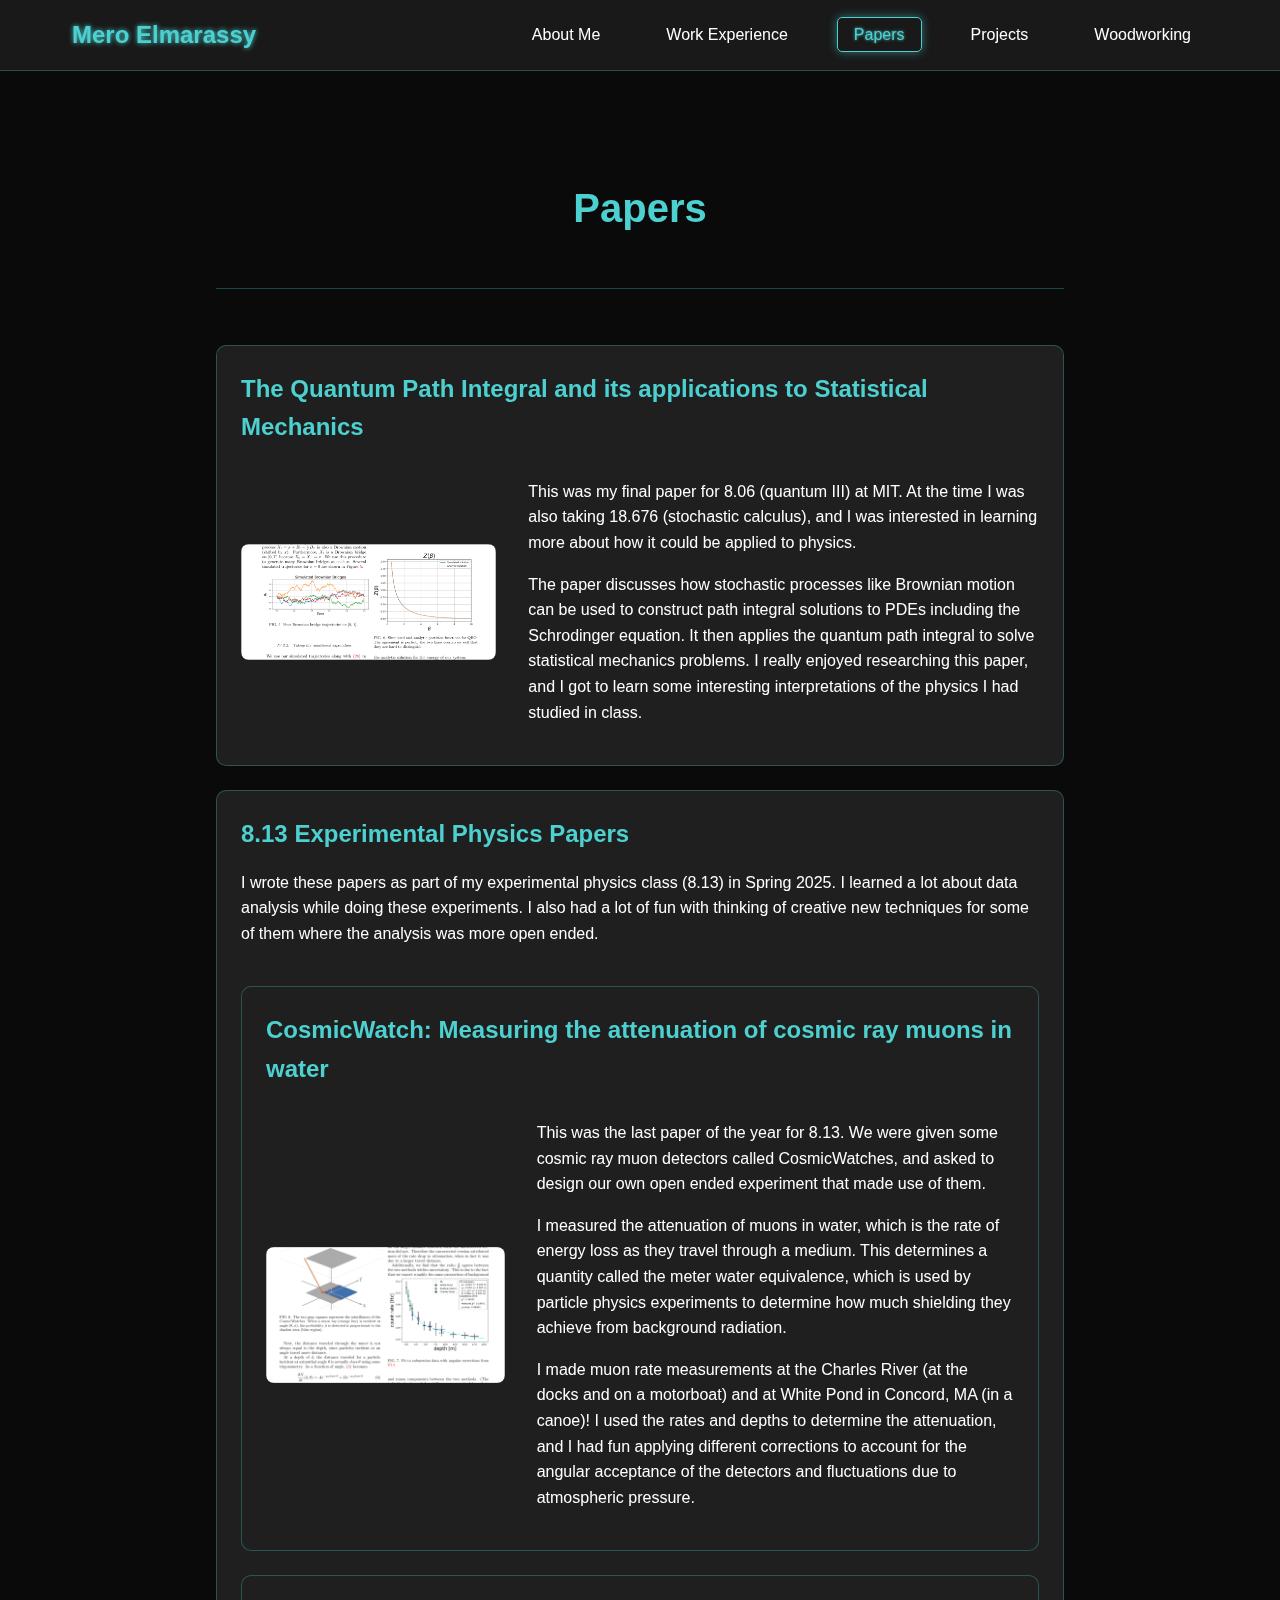
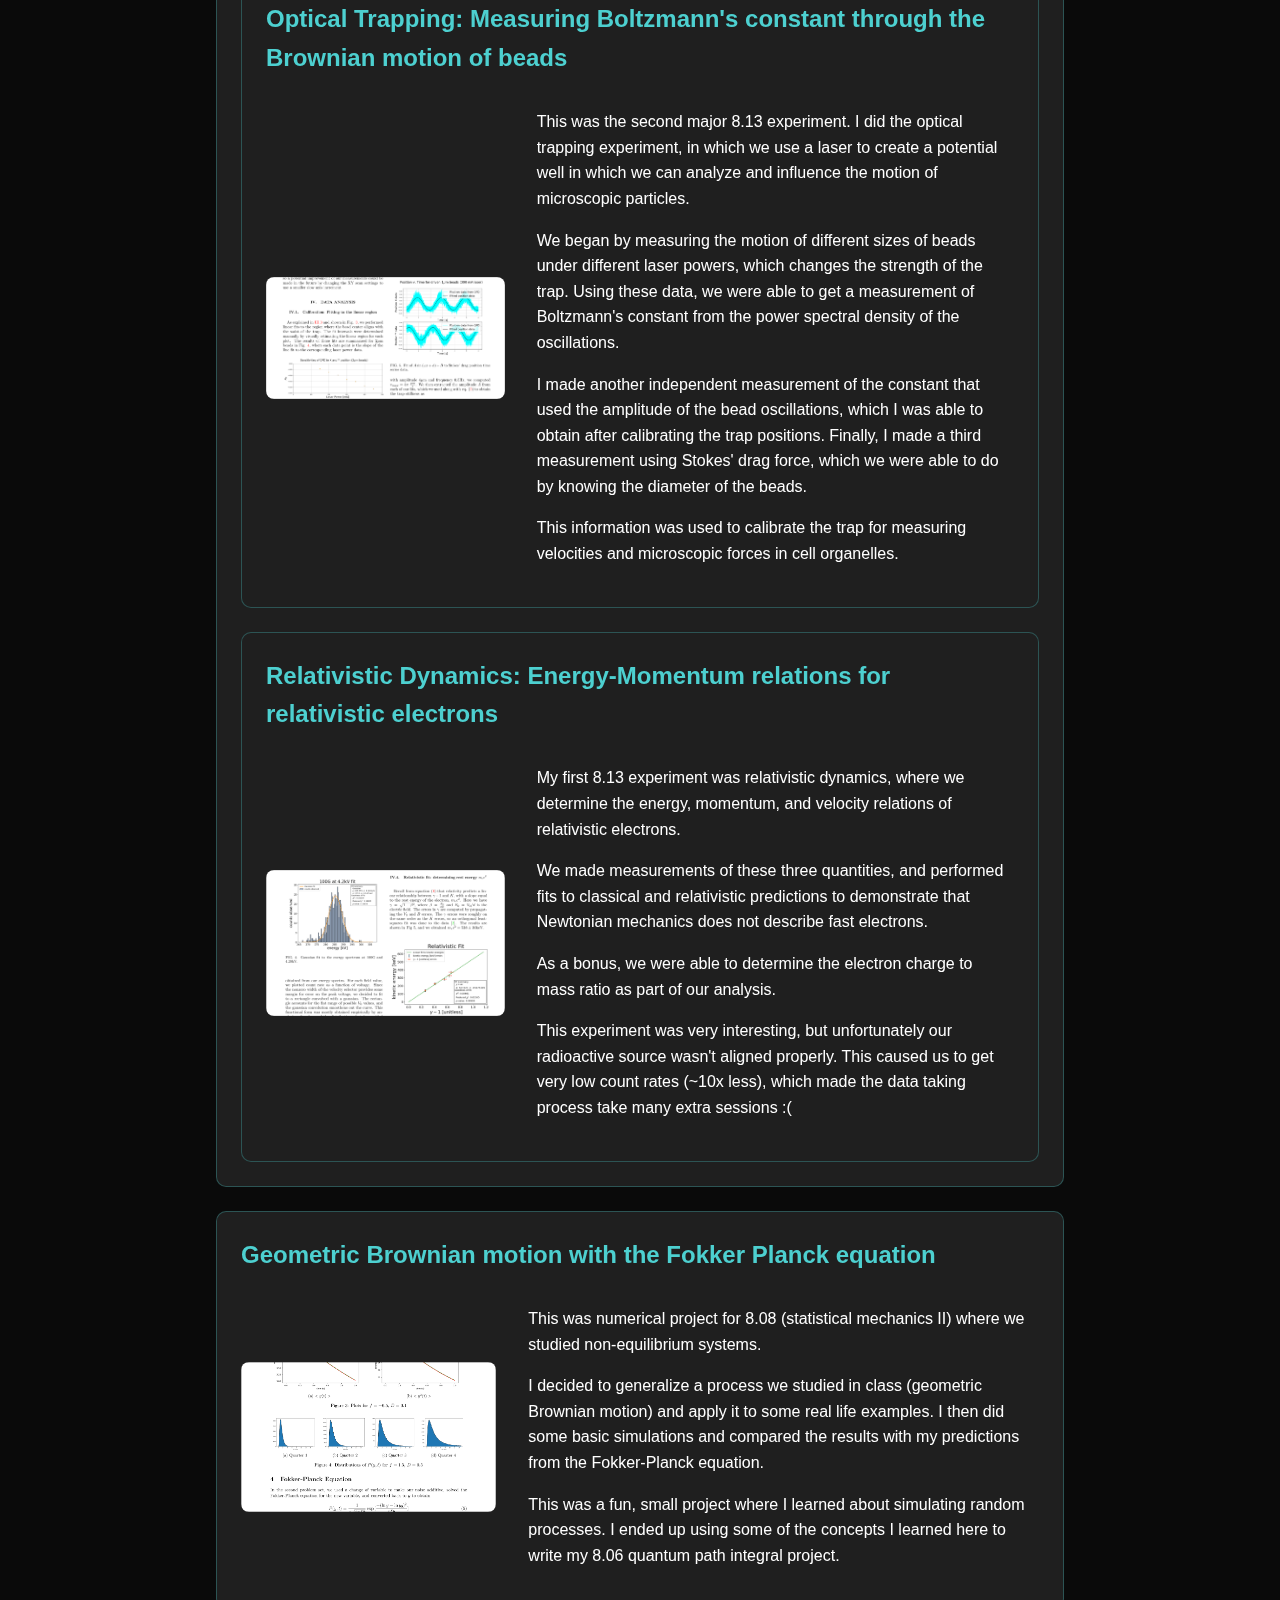
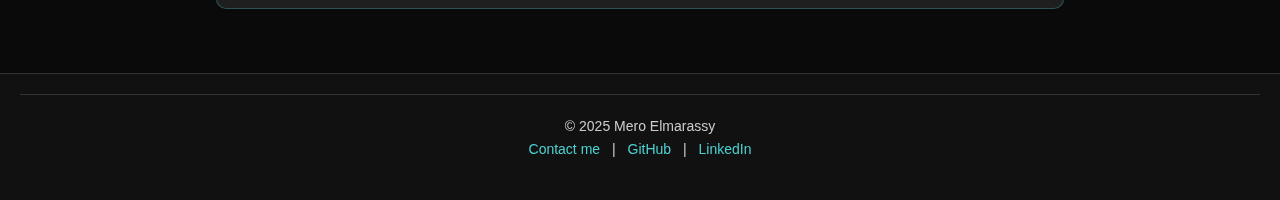
<file: papers/index.html>
<!DOCTYPE html>
<html lang="en">



<script src="/scripts/main.js"></script>
<script src="/scripts/pdf.js"></script>

<head>
  <meta charset="UTF-8">
  <meta name="viewport" content="width=device-width, initial-scale=1.0">
  <title>Mero Elmarassy - Papers</title>
  <script>loadCSS()</script>
</head>

<body>
  <div class="particles" id="particles"></div>

  <body>
    <header></header>
  </body>


  <main>
    <div class="container">
      <div class="page-header">
        <h1>Papers</h1>
      </div>


      <div class="card-grid">
        <div class="card full-width">
          <div class="card-text">
            <h3>The Quantum Path Integral and its applications to Statistical Mechanics</h3>
          </div>
          <div class="pdf-viewer" data-pdf-path="8.06.pdf" data-pdf-title="">
            <div class="card-content">
              <div class="card-image">
                <img src="/pictures/work/8.06-preview.png">
              </div>
              <div class="card-text">
                <p></p>
                <p>This was my final paper for 8.06 (quantum III) at MIT. At the time I was also taking 18.676
                  (stochastic
                  calculus), and I was interested in learning more about
                  how it could be applied to physics.
                </p>
                <p> The paper discusses how stochastic processes like Brownian motion can be used to construct path
                  integral solutions
                  to PDEs including the Schrodinger equation. It then applies the quantum path integral to solve
                  statistical mechanics problems. I really enjoyed researching this paper, and I got to learn some
                  interesting interpretations of the physics I had studied in class.
                </p>
              </div>
            </div>
          </div>
        </div>
        <div class="card full-width">
          <div class="card-text">
            <h3>8.13 Experimental Physics Papers</h3>
            <p>I wrote these papers as part of my experimental physics class (8.13) in Spring 2025. I learned a lot
              about data analysis while doing these experiments. I also had a lot of fun with thinking of creative new
              techniques for some of them where the analysis was more open ended.</p>
          </div>
          <div class="card-grid">
            <div class="card full-width">
              <div class="card-text">
                <h3>CosmicWatch: Measuring the attenuation of cosmic ray muons in water</h3>
              </div>
              <div class="pdf-viewer" data-pdf-path="8.13-cosmic-watch.pdf" data-pdf-title="">
                <div class="card-content">
                  <div class="card-image">
                    <img src="/pictures/work/8.13-cosmic-watch-preview.png">
                  </div>
                  <div class="card-text">
                    <p></p>
                    <p>This was the last paper of the year for 8.13. We were given some cosmic ray muon detectors called
                      CosmicWatches, and asked to design our own open ended experiment that made use of them.</p>
                    <p>I measured the attenuation of muons in water, which is the rate of energy loss as they travel
                      through
                      a medium.
                      This determines a quantity called the meter water equivalence, which is used by particle physics
                      experiments to
                      determine how much shielding they achieve from background radiation.</p>
                    <p>I made muon rate measurements at the Charles River (at the docks and on a motorboat) and at White
                      Pond in Concord, MA (in a canoe)!
                      I used the rates and depths to determine the attenuation, and I had fun applying different
                      corrections
                      to account for the angular acceptance of the detectors and fluctuations due to atmospheric
                      pressure.
                    </p>
                  </div>
                </div>
              </div>
            </div>
            <div class="card full-width">
              <div class="card-text">
                <h3>Optical Trapping: Measuring Boltzmann's constant through the Brownian motion of beads</h3>
              </div>
              <div class="pdf-viewer" data-pdf-path="8.13-optical-trapping.pdf" data-pdf-title="">
                <div class="card-content">
                  <div class="card-image">
                    <img src="/pictures/work/8.13-optical-trapping-preview.png">
                  </div>
                  <div class="card-text">
                    <p></p>
                    <p>This was the second major 8.13 experiment. I did the optical trapping experiment, in which we use
                      a laser to create a potential well
                      in which we can analyze and influence the motion of microscopic particles.</p>
                    <p>We began by measuring the motion of different sizes of beads under different laser powers, which
                      changes the strength of the trap.
                      Using these data, we were able to get a measurement of Boltzmann's constant from the power
                      spectral density of the oscillations.</p>
                    <p>I made another independent measurement of the constant that used the amplitude of the bead
                      oscillations, which I was able to obtain after calibrating the trap positions.
                      Finally, I made a third measurement using Stokes' drag force, which we were able to do by knowing
                      the diameter of the beads.</p>
                    <p>This information was used to calibrate the trap for measuring velocities and microscopic forces
                      in cell organelles.</p>
                  </div>
                </div>
              </div>
            </div>
            <div class="card full-width">
              <div class="card-text">
                <h3>Relativistic Dynamics: Energy-Momentum relations for relativistic electrons</h3>
              </div>
              <div class="pdf-viewer" data-pdf-path="8.13-relativistic-dynamics.pdf" data-pdf-title="">
                <div class="card-content">
                  <div class="card-image">
                    <img src="/pictures/work/8.13-relativistic-dynamics-preview.png">
                  </div>
                  <div class="card-text">
                    <p></p>
                    <p>My first 8.13 experiment was relativistic dynamics, where we determine the energy,
                      momentum, and velocity relations of relativistic electrons. </p>
                    <p>We made measurements of these three quantities, and performed fits to classical and relativistic
                      predictions to demonstrate that Newtonian mechanics does not describe fast electrons.</p>
                    <p>As a bonus, we were able to determine the electron charge to mass ratio as part of our analysis.
                    </p>
                    <p>This experiment was very interesting, but unfortunately our radioactive source wasn't aligned
                      properly. This caused us to get very low count rates (~10x less), which made the data taking
                      process take many extra sessions :(</p>
                  </div>
                </div>
              </div>
            </div>

          </div>
        </div>
      </div>
      <div class="card full-width">
        <div class="card-text">
          <h3>Geometric Brownian motion with the Fokker Planck equation</h3>
        </div>
        <div class="pdf-viewer" data-pdf-path="8.08.pdf" data-pdf-title="">
          <div class="card-content">
            <div class="card-image">
              <img src="/pictures/work/8.08-preview.png">
            </div>
            <div class="card-text">
              <p></p>
              <p>This was numerical project for 8.08 (statistical mechanics II) where we studied non-equilibrium
                systems.
              </p>
              <p>I decided to generalize a process we studied in class (geometric Brownian motion) and apply it to some
                real life examples. I then did some basic simulations and compared the results with my predictions from
                the Fokker-Planck equation.</p>
              <p>This was a fun, small project where I learned about simulating random processes. I ended up using some
                of the concepts I learned here to write my 8.06 quantum path integral project.</p>
            </div>
          </div>
        </div>
      </div>

    </div>

  </main>

  <footer></footer>
</body>

</html>
</file>
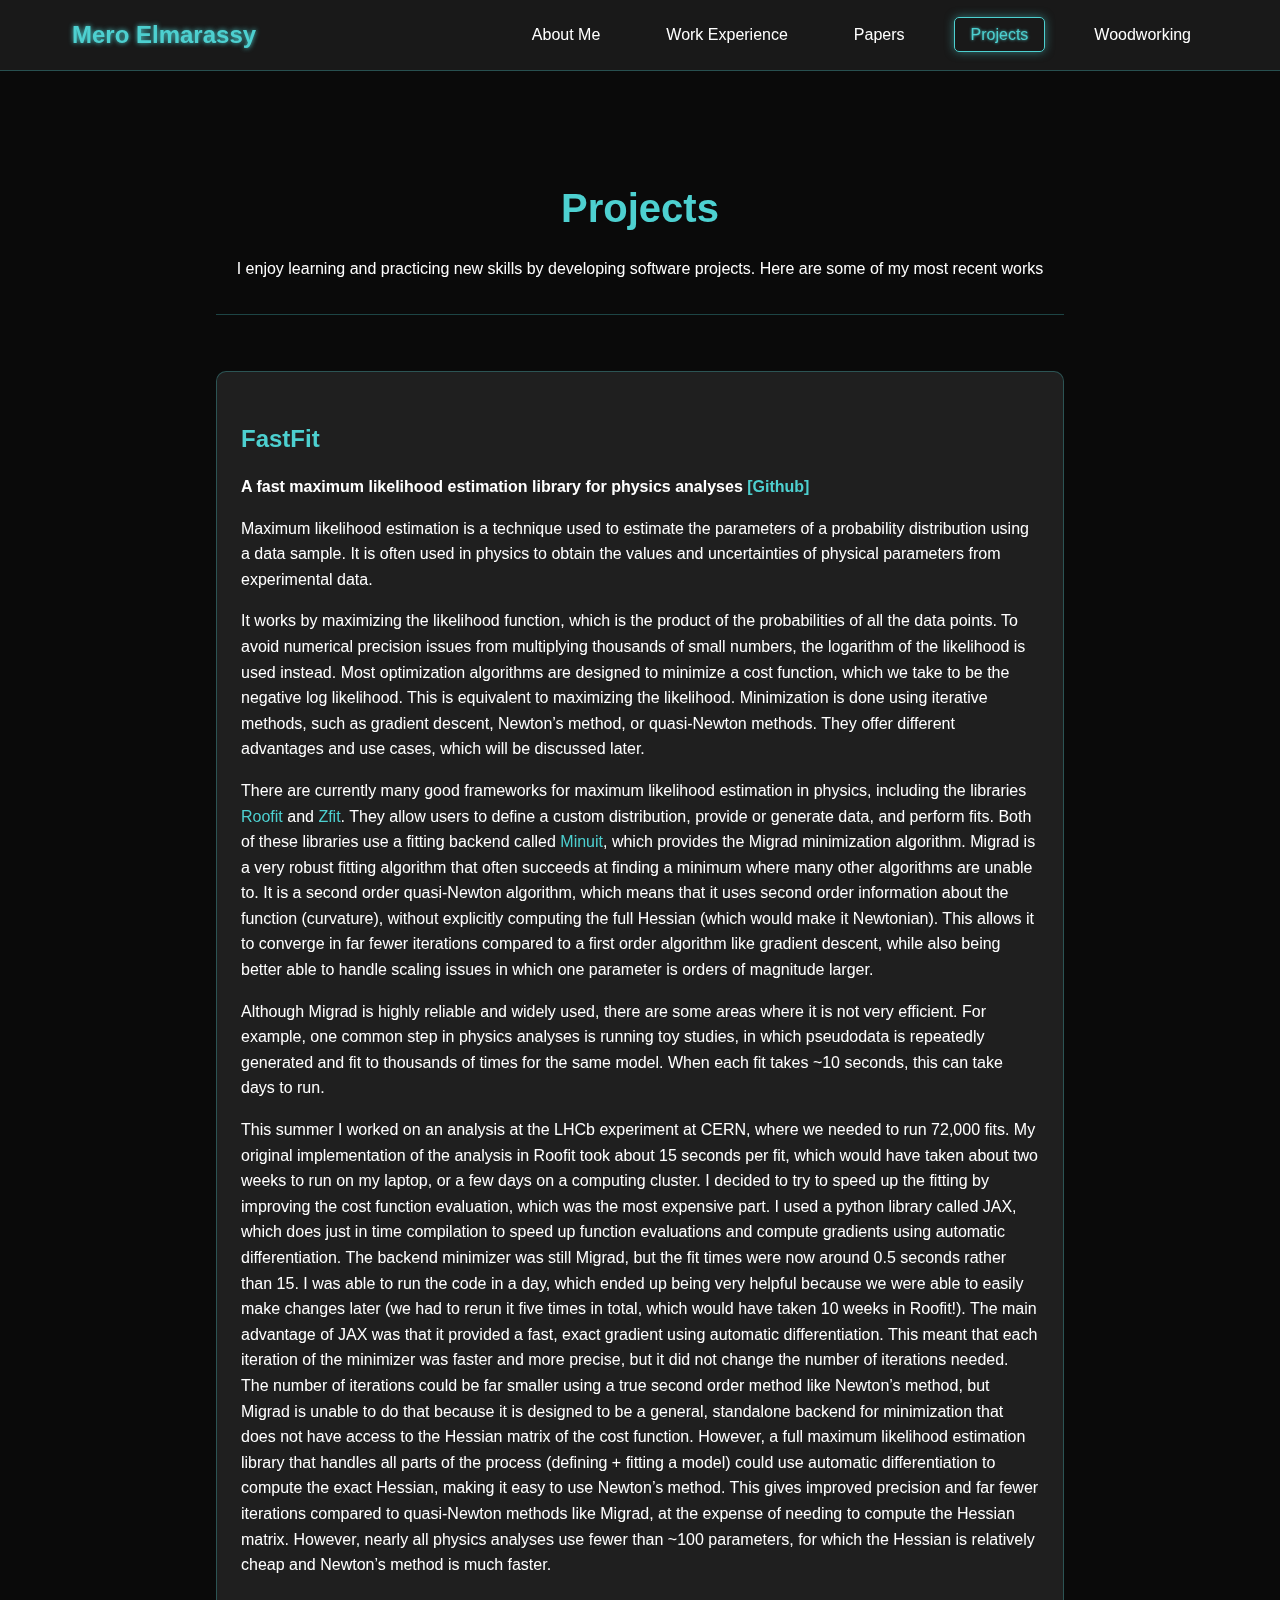
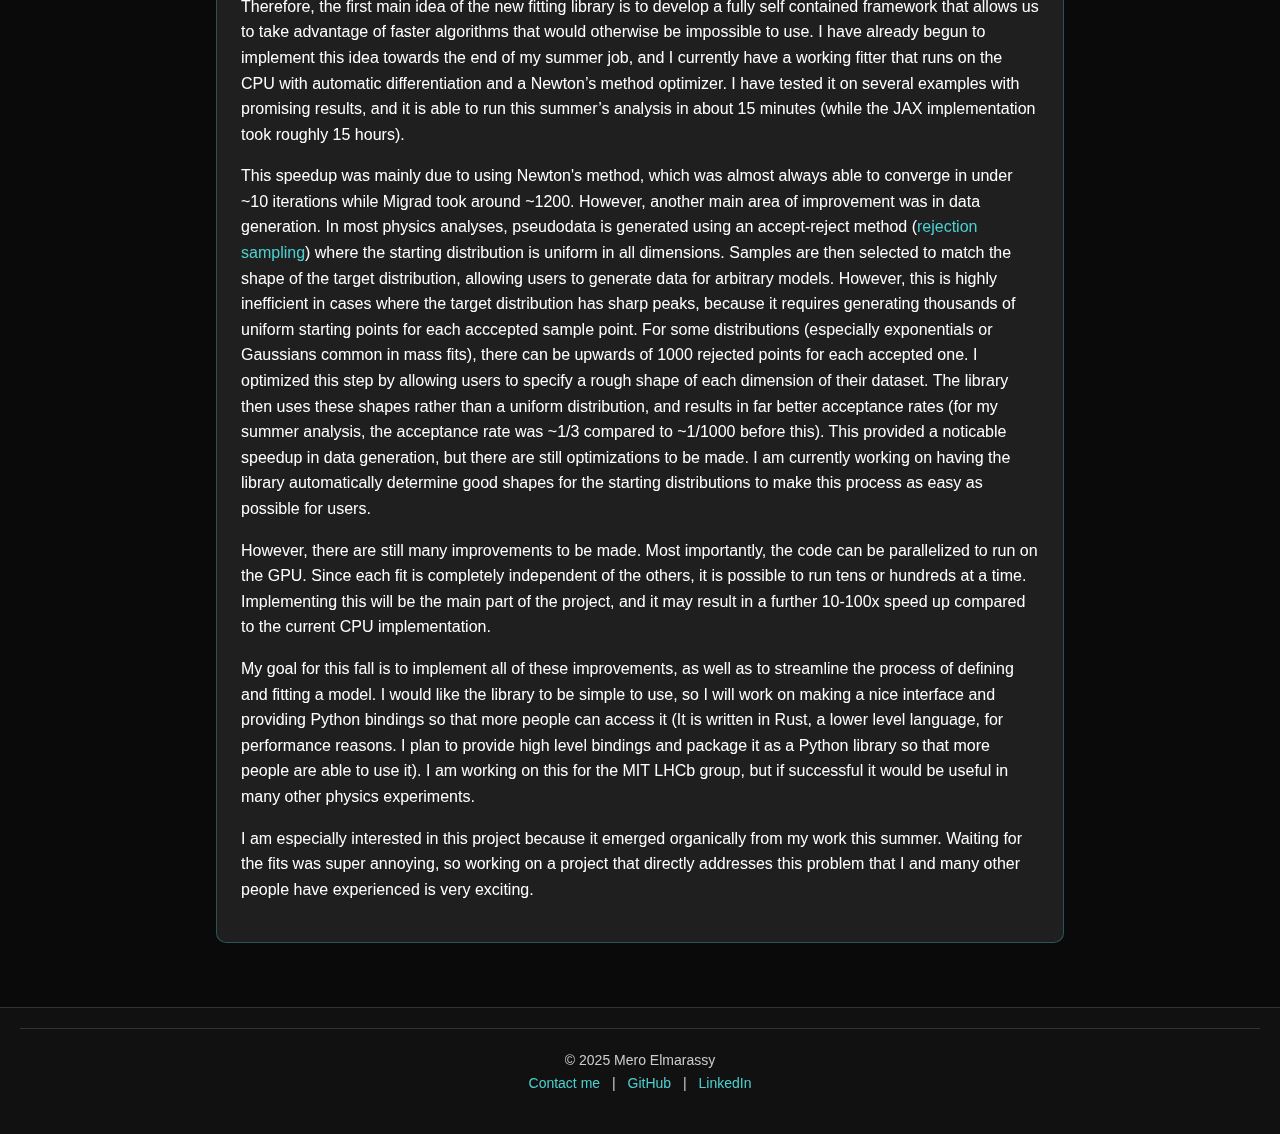
<file: projects/index.html>
<!DOCTYPE html>
<html lang="en">

<script src="/scripts/main.js"></script>

<head>
  <meta charset="UTF-8">
  <meta name="viewport" content="width=device-width, initial-scale=1.0">
  <title>Mero Elmarassy - Projects</title>
  <script>loadCSS()</script>
</head>


<body>
  <div class="particles" id="particles"></div>

  <body>
    <header></header>
  </body>

  <main>
    <div class="container">
      <div class="page-header">
        <h1>Projects</h1>
        <p>I enjoy learning and practicing new skills by developing software projects. Here are some of my most recent
          works</p>
      </div>

      <div class="card-grid full-width">
        <div class="card full-width" id="fastfit">
          <div class="card-grid full-width">
            <div class="card-text full-width">
              <h3>FastFit</h3>
              <h4>A fast maximum likelihood estimation library for physics analyses <a
                  href="https://github.com/elmarassy/fit">[Github]</a></h4>

              <p></p>

              <p>
                Maximum likelihood estimation is a technique used to estimate the parameters of a probability
                distribution using a data sample. It is often used in physics to obtain the values and uncertainties of
                physical parameters from experimental data.
              </p>
              <p>
                It works by maximizing the likelihood function, which is the product of the probabilities of all the
                data points. To avoid numerical precision issues from multiplying thousands of small numbers, the
                logarithm of the likelihood is used instead. Most optimization algorithms are designed to minimize a
                cost function, which we take to be the negative log likelihood. This is equivalent to maximizing the
                likelihood. Minimization is done using iterative methods, such as gradient descent, Newton’s method, or
                quasi-Newton methods. They offer different advantages and use cases, which will be discussed later.
              </p>
              <p>
                There are currently many good frameworks for maximum likelihood estimation in physics, including the
                libraries <a href="https://root.cern/manual/roofit/">Roofit</a> and <a
                  href="https://zfit.github.io/poster/index.html">Zfit</a>. They allow users to define a custom
                distribution, provide or generate data,
                and perform fits. Both of these libraries use a fitting backend called <a
                  href="https://en.wikipedia.org/wiki/MINUIT">Minuit</a>, which provides the Migrad
                minimization algorithm. Migrad is a very robust fitting algorithm that often succeeds at finding a
                minimum where many other algorithms are unable to. It is a second order quasi-Newton algorithm, which
                means that it uses second order information about the function (curvature), without explicitly computing
                the full Hessian (which would make it Newtonian). This allows it to converge in far fewer iterations
                compared to a first order algorithm like gradient descent, while also being better able to handle
                scaling issues in which one parameter is orders of magnitude larger.
              </p>
              <p>
                Although Migrad is highly reliable and widely used, there are some areas where it is not very efficient.
                For example, one common step in physics analyses is running toy studies, in which pseudodata is
                repeatedly generated and fit to thousands of times for the same model. When each fit takes ~10 seconds,
                this can take days to run.
              </p>
              <p>
                This summer I worked on an analysis at the LHCb experiment at CERN, where we needed to run 72,000 fits.
                My original implementation of the analysis in Roofit took about 15 seconds per fit, which would have
                taken about two weeks to run on my laptop, or a few days on a computing cluster. I decided to try to
                speed up the fitting by improving the cost function evaluation, which was the most expensive part. I
                used a python library called JAX, which does just in time compilation to speed up function evaluations
                and compute gradients using automatic differentiation. The backend minimizer was still Migrad, but the
                fit times were now around 0.5 seconds rather than 15. I was able to run the code in a day, which ended
                up being very helpful because we were able to easily make changes later (we had to rerun it five times
                in total, which would have taken 10 weeks in Roofit!).
                The main advantage of JAX was that it provided a fast, exact gradient using automatic differentiation.
                This meant that each iteration of the minimizer was faster and more precise, but it did not change the
                number of iterations needed. The number of iterations could be far smaller using a true second order
                method like Newton’s method, but Migrad is unable to do that because it is designed to be a general,
                standalone backend for minimization that does not have access to the Hessian matrix of the cost
                function. However, a full maximum likelihood estimation library that handles all parts of the process
                (defining + fitting a model) could use automatic differentiation to compute the exact Hessian, making it
                easy to use Newton’s method. This gives improved precision and far fewer iterations compared to
                quasi-Newton methods like Migrad, at the expense of needing to compute the Hessian matrix. However,
                nearly all physics analyses use fewer than ~100 parameters, for which the Hessian is relatively cheap
                and Newton’s method is much faster.
              </p>
              <p>
                Therefore, the first main idea of the new fitting library is to develop a fully self contained framework
                that allows us to take advantage of faster algorithms that would otherwise be impossible to use. I have
                already begun to implement this idea towards the end of my summer job, and I currently have a working
                fitter that runs on the CPU with automatic differentiation and a Newton’s method optimizer. I have
                tested it on several examples with promising results, and it is able to run this summer’s analysis in
                about 15 minutes (while the JAX implementation took roughly 15 hours).
              </p>

              <p>This speedup was mainly due to using Newton's method, which was almost always able to converge in under
                ~10 iterations while Migrad took around ~1200. However, another main area of improvement was in data
                generation. In most physics analyses, pseudodata is generated using an accept-reject method (<a
                  href="https://en.wikipedia.org/wiki/Rejection_sampling">rejection sampling</a>) where the starting
                distribution is uniform in all dimensions.

                Samples are then selected to match the shape of the target distribution, allowing users to generate data
                for arbitrary models. However,
                this is highly inefficient in cases where the target distribution has sharp peaks, because it requires
                generating thousands of uniform starting points for each acccepted sample point. For some distributions
                (especially exponentials or Gaussians common in mass fits), there can be upwards of 1000 rejected points
                for each accepted one. I optimized this step by allowing users to specify a rough shape of each
                dimension of their dataset. The library then uses these shapes rather than a uniform distribution, and
                results in far better acceptance rates (for my summer analysis, the acceptance rate was ~1/3 compared to
                ~1/1000 before this). This provided a noticable speedup in data generation, but there are still
                optimizations to be made. I am currently working on having the library automatically determine good
                shapes for the starting distributions to make this process as easy as possible for users.
              </p>
              <p>
                However, there are still many improvements to be made. Most importantly, the code can be parallelized to
                run on the GPU. Since each fit is completely independent of the others, it is possible to run tens or
                hundreds at a time. Implementing this will be the main part of the project, and it may result in a
                further 10-100x speed up compared to the current CPU implementation.
              </p>
              <p>
                My goal for this fall is to implement all of these improvements, as well as to streamline the process of
                defining and fitting a model. I would like the library to be simple to use, so I will work on making a
                nice interface and providing Python bindings so that more people can access it (It is written in Rust, a
                lower level language, for performance reasons. I plan to provide high level bindings and package it as a
                Python library so that more people are able to use it). I am working on this for the MIT LHCb group, but
                if successful it would be useful in many other physics experiments.
              </p>
              <p>
                I am especially interested in this project because it emerged organically from my work this summer.
                Waiting for the fits was super annoying, so working on a project that directly addresses this problem
                that I and many other people have experienced is very exciting.
              </p>
            </div>

          </div>


        </div>


      </div>


  </main>

  <footer></footer>
</body>

</html>
</file>
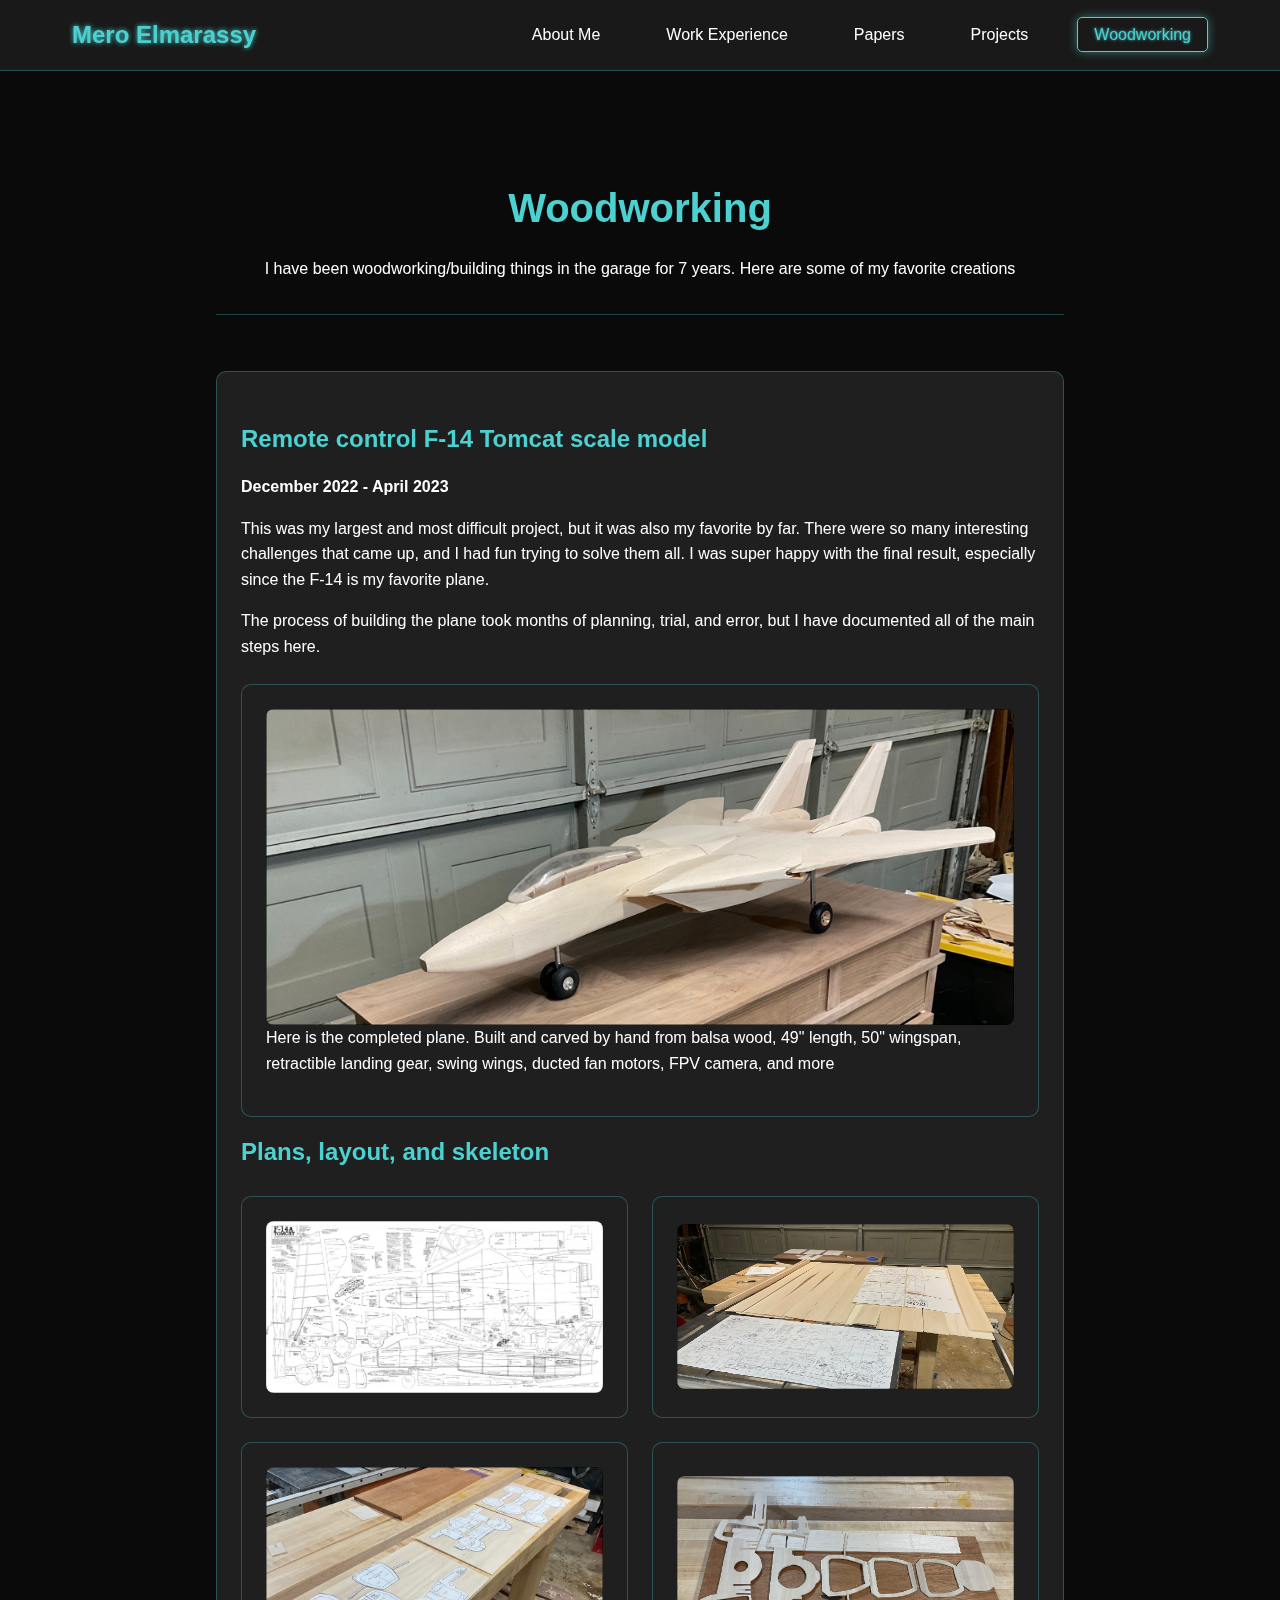
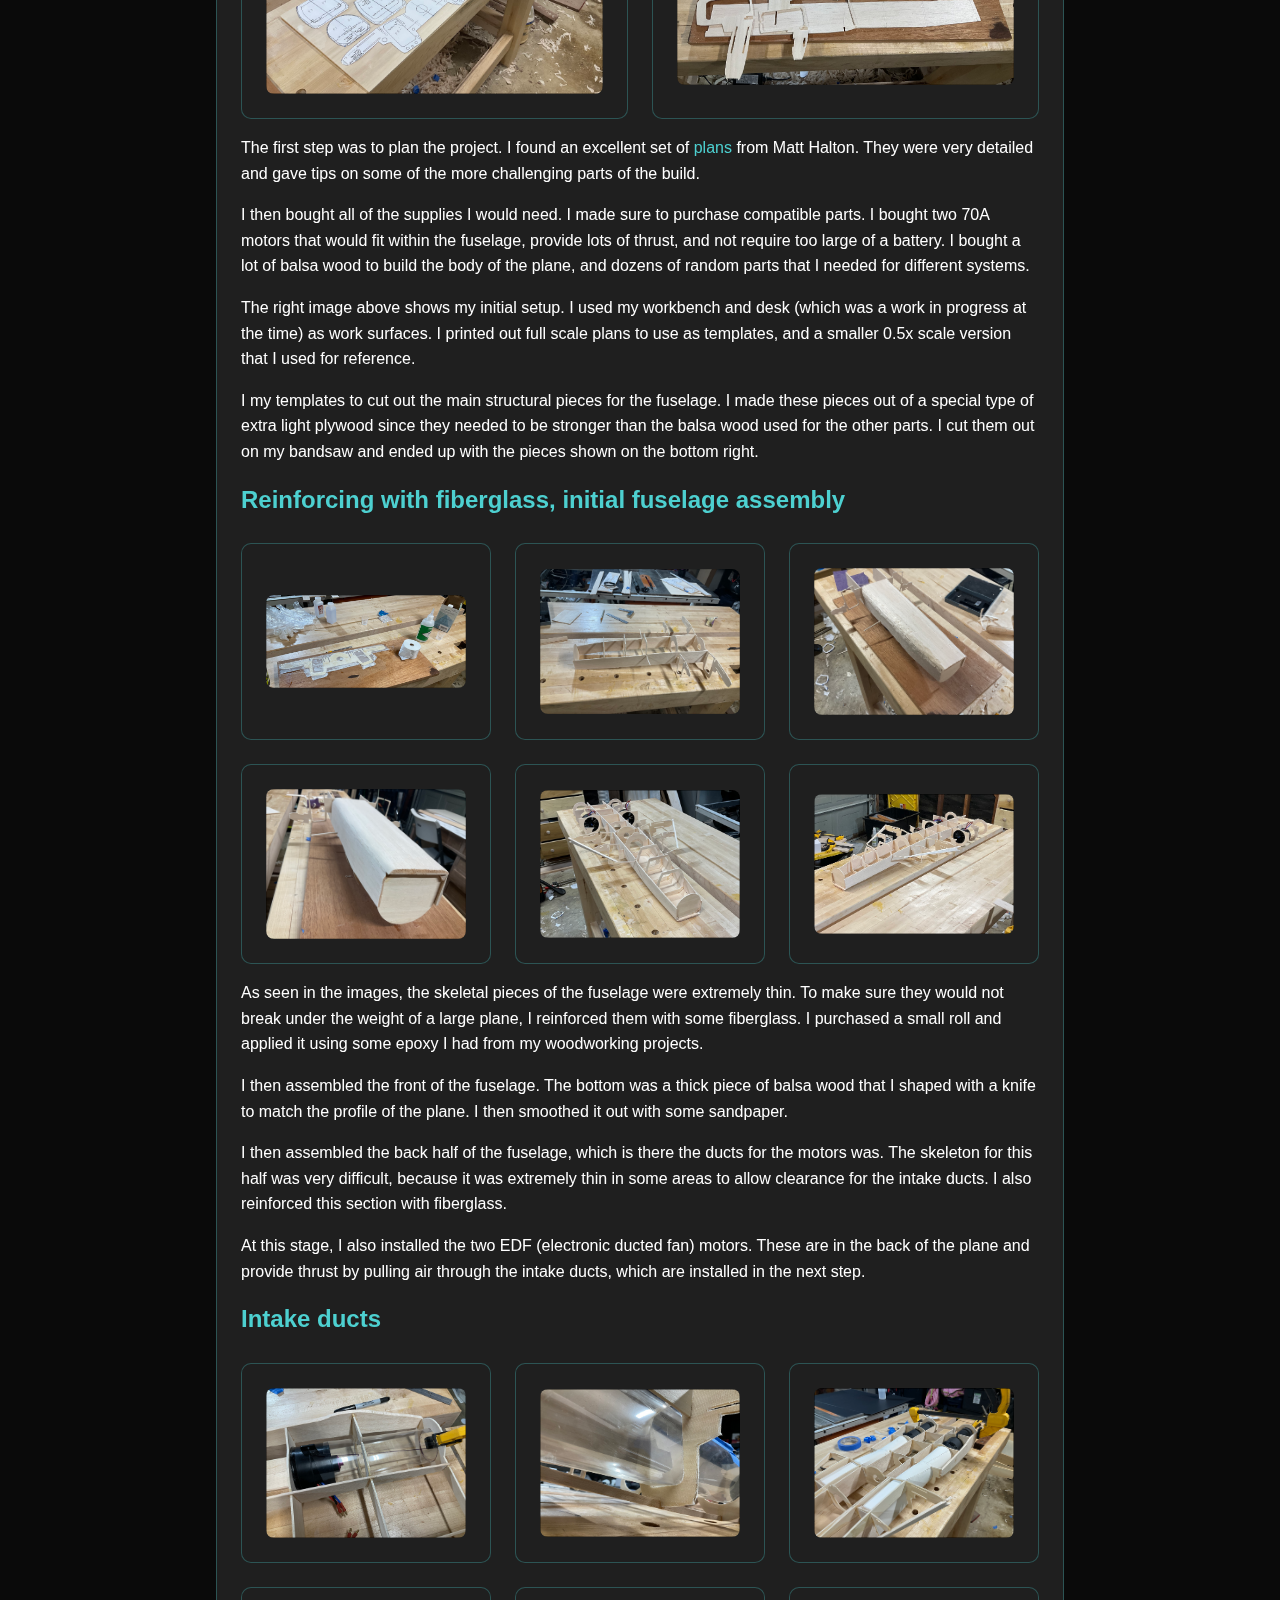
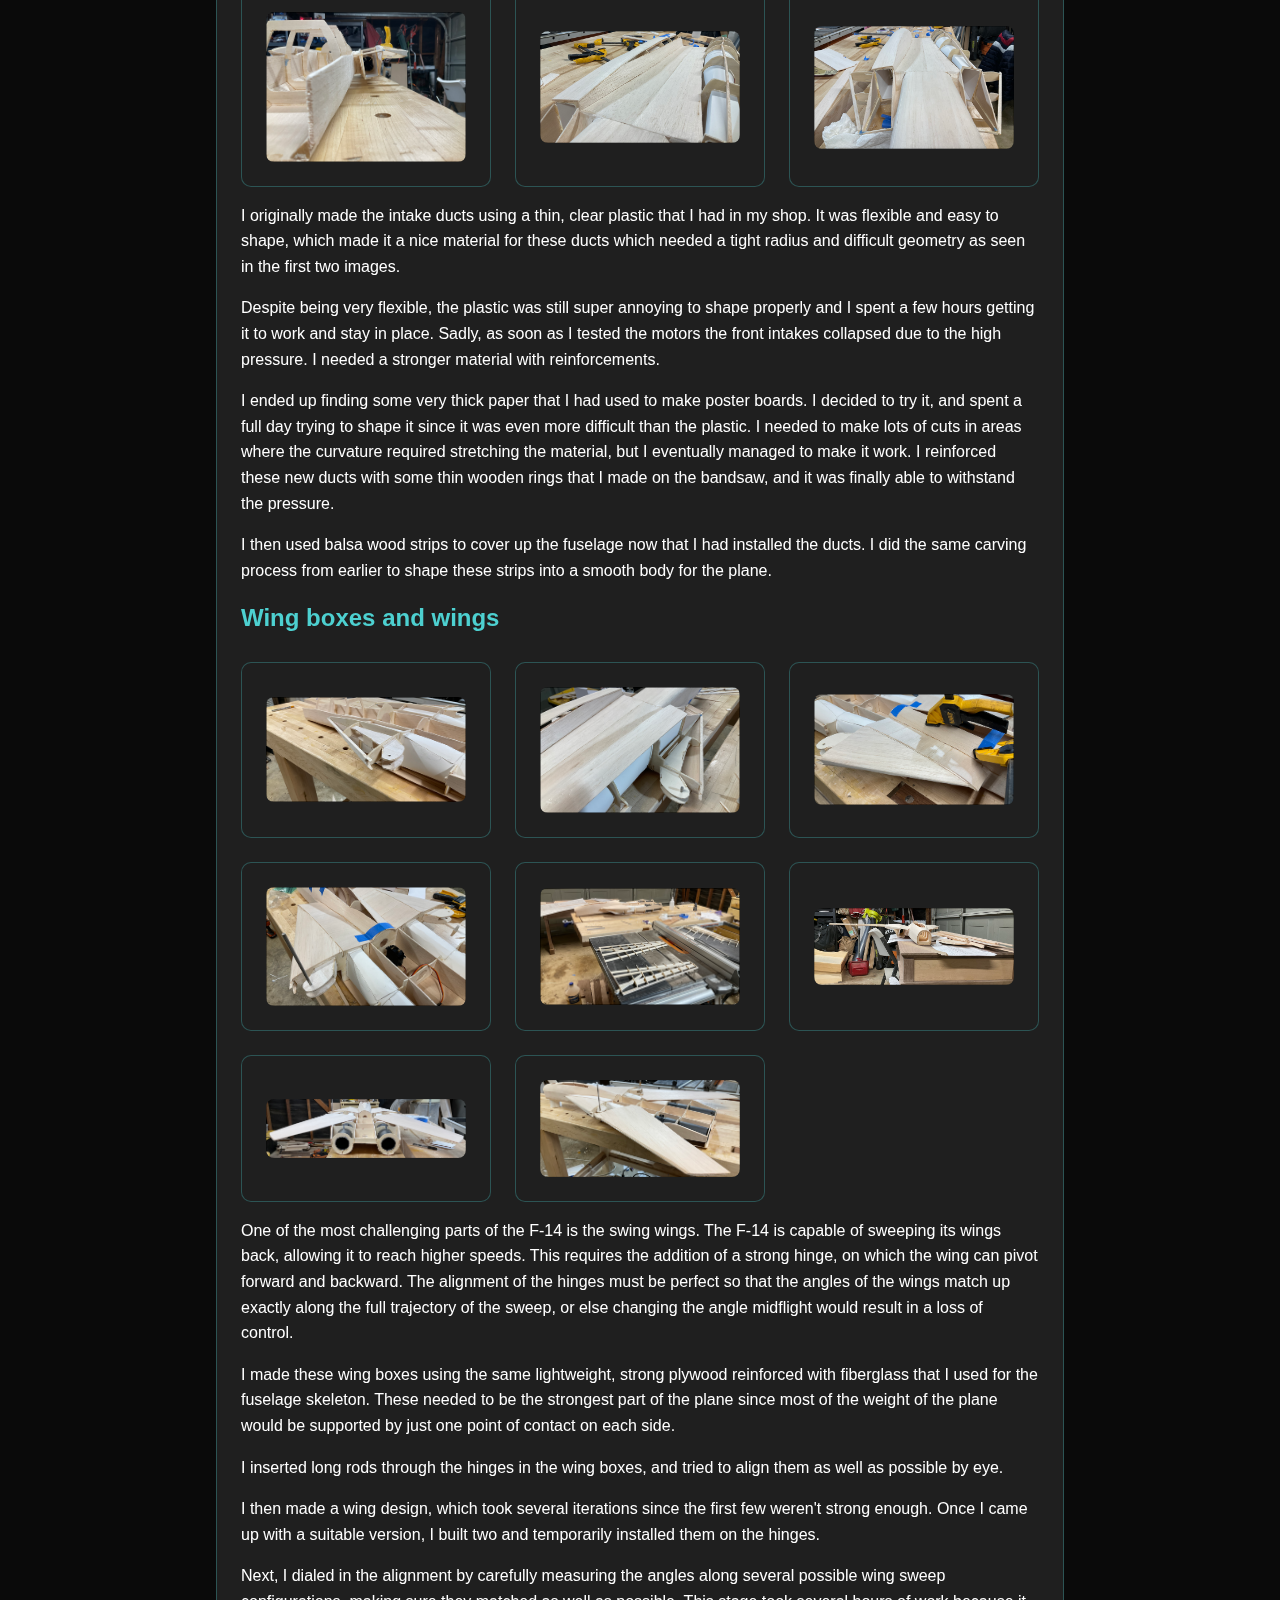
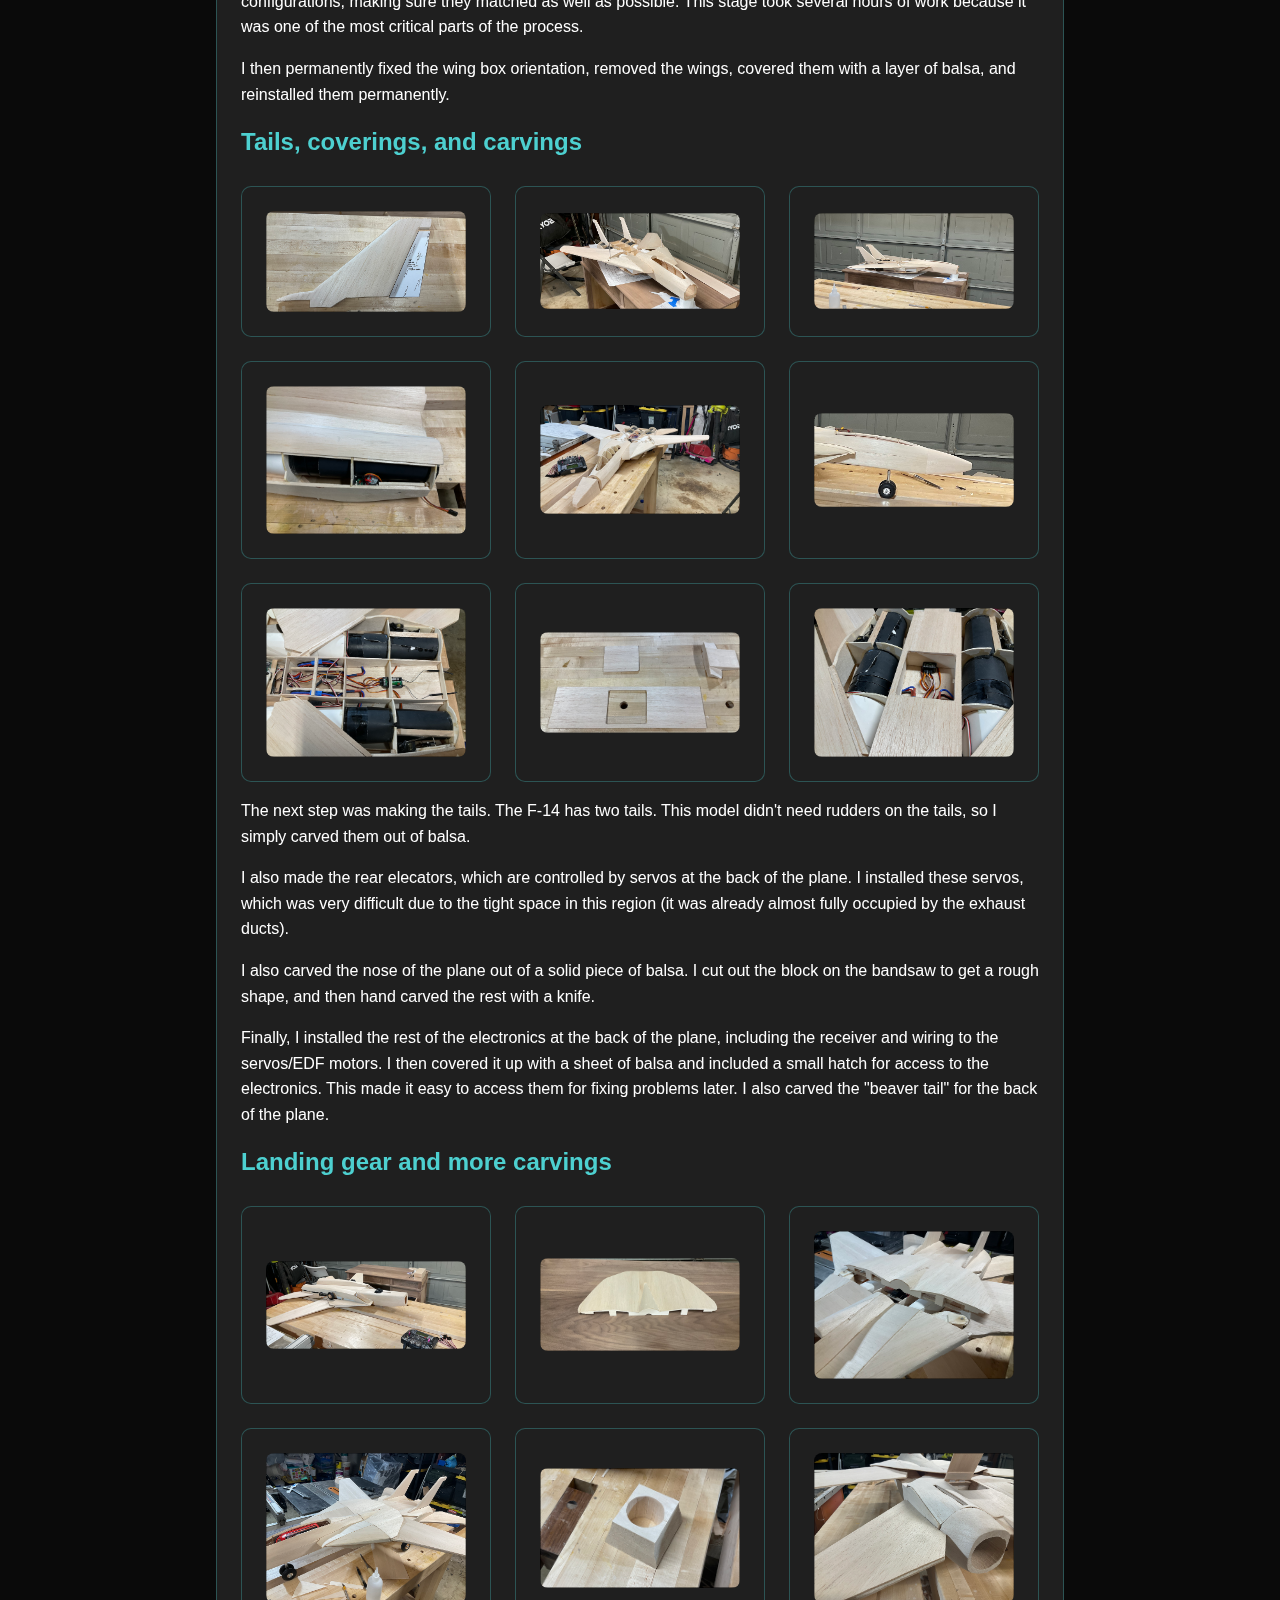
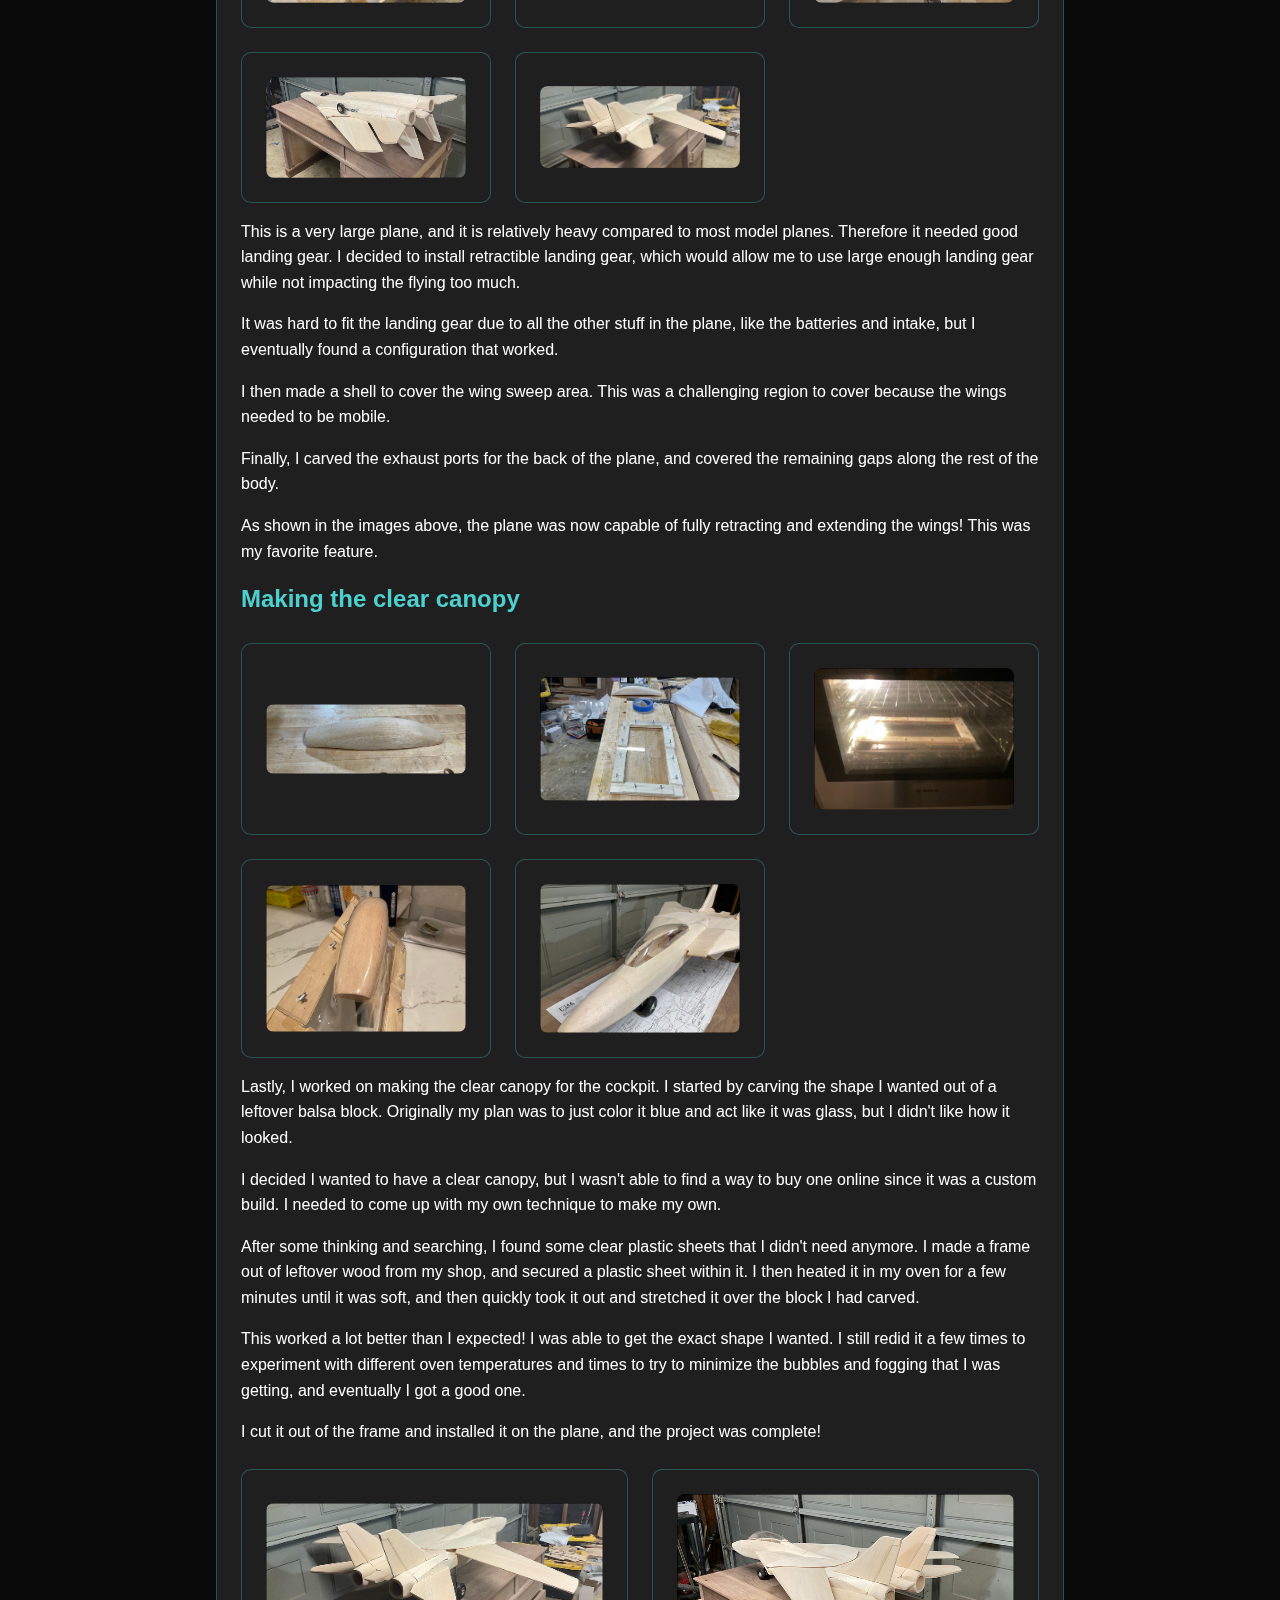
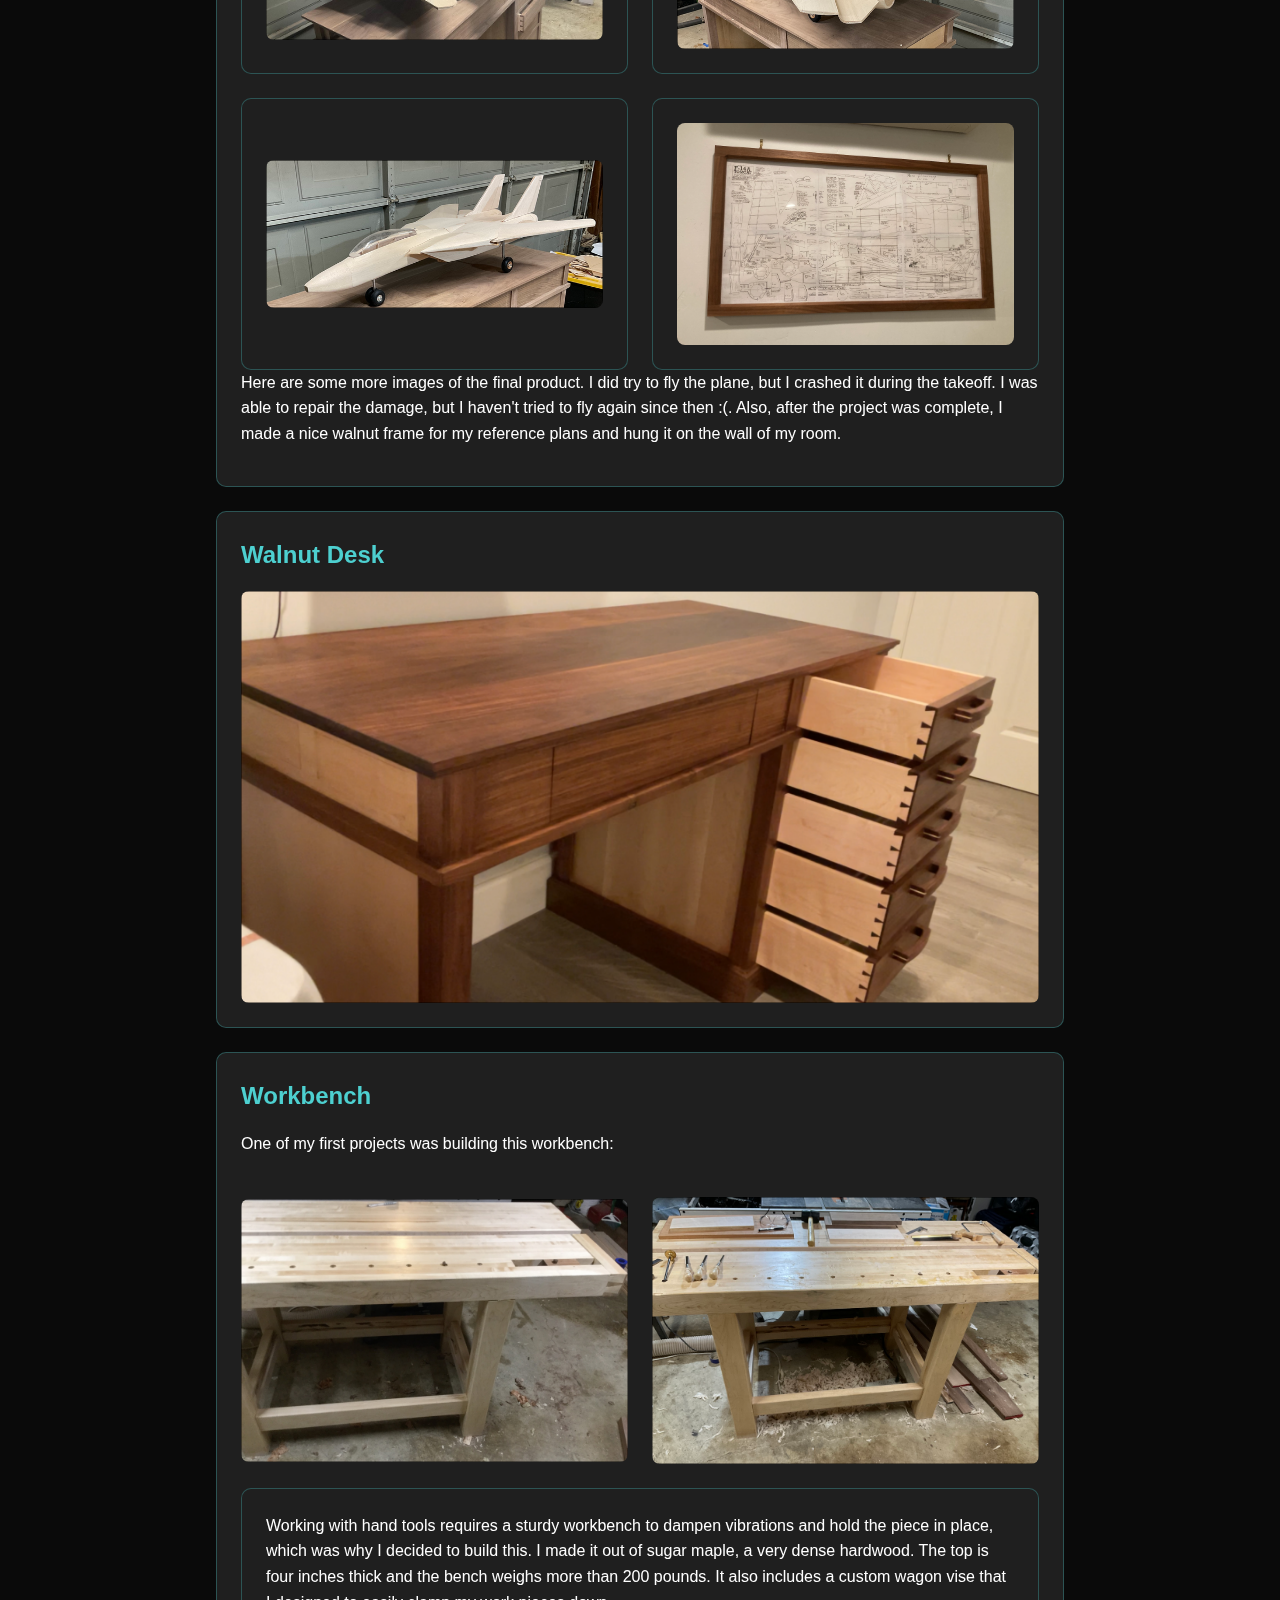
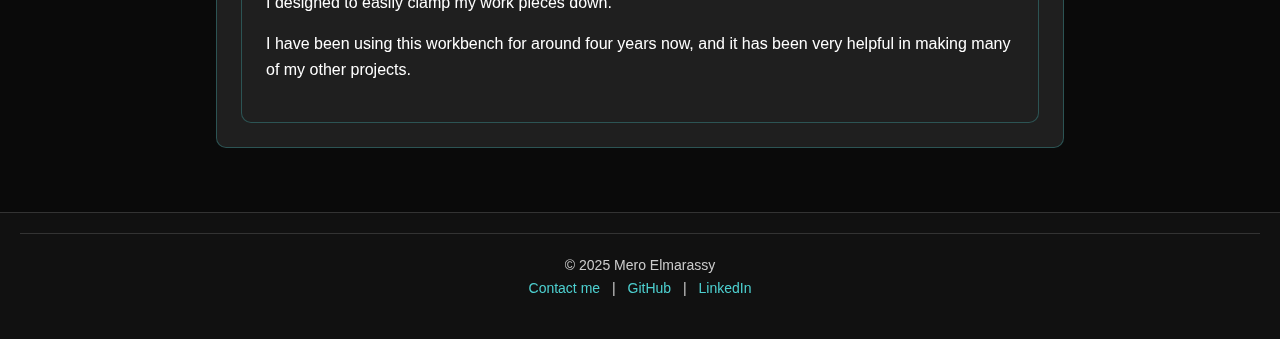
<file: woodworking/index.html>
<!DOCTYPE html>
<html lang="en">

<script src="/scripts/main.js"></script>

<head>
  <meta charset="UTF-8">
  <meta name="viewport" content="width=device-width, initial-scale=1.0">
  <title>Mero Elmarassy - Woodworking</title>
  <script>loadCSS()</script>
</head>

<body>
  <div class="particles" id="particles"></div>

  <body>
    <header></header>
  </body>

  <main>
    <div class="container">
      <div class="page-header">
        <h1>Woodworking</h1>
        <p>I have been woodworking/building things in the garage for 7 years. Here are some of my favorite creations</p>
      </div>

      <div class="card-grid">

        <div class="card full-width" id="plane">
          <div class="card-grid">

            <div class="card-text full-width">
              <h3>Remote control F-14 Tomcat scale model</h3>
              <h4>December 2022 - April 2023</h4>
              <p></p>
              <p>This was my largest and most difficult project, but it was also my favorite by far. There were so
                many
                interesting challenges that came up, and I had fun trying to solve them all. I was super happy with
                the
                final result, especially since the F-14 is my favorite plane.</p>
              <p>The process of building the plane took months of planning, trial, and error, but I have documented
                all
                of the main steps here.</p>

              <div class="card-grid full-width">
                <div class="card full-width">
                  <div class="card-image">
                    <img src="/pictures/plane/1.png">
                  </div>
                  <div class="card-text">
                    <p>Here is the completed plane. Built and carved by hand from balsa wood, 49" length, 50"
                      wingspan, retractible landing gear, swing wings, ducted fan motors, FPV camera, and more</p>
                  </div>
                </div>
              </div>

              <p></p>
              <h3>Plans, layout, and skeleton</h3>

              <div class="card-grid full-width">
                <div class="card">
                  <div class="card-image">
                    <img src="/pictures/plane/plans-2.png">
                  </div>
                </div>
                <div class="card">
                  <div class="card-image">
                    <img src="/pictures/plane/plans.png">
                  </div>
                </div>
                <div class="card">
                  <div class="card-image">
                    <img src="/pictures/plane/layout.png">
                  </div>
                </div>
                <div class="card">
                  <div class="card-image">
                    <img src="/pictures/plane/cutting.png">
                  </div>
                </div>
              </div>
              <p></p>
              <p>The first step was to plan the project. I found an excellent set of <a
                  href="https://www.rcgroups.com/forums/showthread.php?645874-I-m-sharing-my-F-14A-Tomcat-plans-read-on">plans</a>
                from Matt Halton. They were very detailed and gave tips on some of the more challenging parts of the
                build.</p>
              <p>I then bought all of the supplies I would need. I made sure to purchase compatible parts. I bought
                two
                70A motors that would fit within the fuselage, provide lots of thrust, and not require too large of
                a
                battery. I bought a lot of balsa wood to build the body of the plane, and dozens of random parts
                that
                I
                needed for different systems.</p>

              <p>The right image above shows my initial setup. I used my workbench and desk (which was a work in
                progress at the time) as work surfaces. I printed out full scale plans to use as templates, and a
                smaller 0.5x scale version that I used for reference.</p>
              <p>I my templates to cut out the main structural pieces for the fuselage. I made these pieces out of a
                special type of extra light plywood since they needed to be stronger than the balsa wood used for the
                other parts. I cut them out on my bandsaw and ended up with the pieces shown on the bottom right.</p>
              <p></p>
              <h3>Reinforcing with fiberglass, initial fuselage assembly</h3>

              <div class="card-grid full-width cols-3">
                <div class="card">
                  <div class="card-image">
                    <img src="/pictures/plane/fiberglass.png">
                  </div>
                </div>
                <div class="card">
                  <div class="card-image">
                    <img src="/pictures/plane/assembly.png">
                  </div>
                </div>
                <div class="card">
                  <div class="card-image">
                    <img src="/pictures/plane/shaping.png">
                  </div>
                </div>
                <div class="card">
                  <div class="card-image">
                    <img src="/pictures/plane/smoothing.png">
                  </div>
                </div>
                <div class="card">
                  <div class="card-image">
                    <img src="/pictures/plane/fuselage-1.png">
                  </div>
                </div>
                <div class="card">
                  <div class="card-image">
                    <img src="/pictures/plane/fuselage-2.png">
                  </div>
                </div>

              </div>
              <p></p>
              <p>As seen in the images, the skeletal pieces of the fuselage were extremely thin. To make sure they
                would
                not break under the weight of a large plane, I reinforced them with some fiberglass. I purchased a
                small
                roll and applied it using some epoxy I had from my woodworking projects.</p>
              <p>I then assembled the front of the fuselage. The bottom was a thick piece of balsa wood that I shaped
                with a knife to match the profile of the plane. I then smoothed it out with some sandpaper.</p>
              <p>I then assembled the back half of the fuselage, which is there the ducts for the motors was. The
                skeleton for this half was very difficult, because it was extremely thin in some areas to allow
                clearance for the intake ducts. I also reinforced this section with fiberglass.</p>
              <p>At this stage, I also installed the two EDF (electronic ducted fan) motors. These are in the back of
                the plane and provide thrust by pulling air through the intake ducts, which are installed in the next
                step.</p>

              <h3>Intake ducts</h3>

              <div class="card-grid full-width cols-3">
                <div class="card">
                  <div class="card-image">
                    <img src="/pictures/plane/ducts-old-1.png">
                  </div>
                </div>
                <div class="card">
                  <div class="card-image">
                    <img src="/pictures/plane/ducts-old-2.png">
                  </div>
                </div>
                <div class="card">
                  <div class="card-image">
                    <img src="/pictures/plane/ducts-new-2.png">
                  </div>
                </div>
                <div class="card">
                  <div class="card-image">
                    <img src="/pictures/plane/ducts-new-3.png">
                  </div>
                </div>
                <div class="card">
                  <div class="card-image">
                    <img src="/pictures/plane/covering-1.png">
                  </div>
                </div>
                <div class="card">
                  <div class="card-image">
                    <img src="/pictures/plane/covering-2.png">
                  </div>
                </div>
              </div>
              <p></p>
              <p>I originally made the intake ducts using a thin, clear plastic that I had in my shop. It was flexible
                and easy to shape, which made it a nice material for these ducts which needed a tight radius and
                difficult geometry as seen in the first two images.</p>
              <p>Despite being very flexible, the plastic was still super annoying to shape properly and I spent a few
                hours getting it to work and stay in place. Sadly, as soon as I tested the motors the front intakes
                collapsed due to the high pressure. I needed a stronger material with reinforcements.</p>
              <p>I ended up finding some very thick paper that I had used to make poster boards. I decided to try it,
                and spent a full day trying to shape it since it was even more difficult than the plastic. I needed to
                make lots of cuts in areas where the curvature required stretching the material, but I eventually
                managed to make it work. I reinforced these new ducts with some thin wooden rings that I made on the
                bandsaw, and it was finally able to withstand the pressure.</p>
              <p>I then used balsa wood strips to cover up the fuselage now that I had installed the ducts. I did the
                same carving process from earlier to shape these strips into a smooth body for the plane.</p>

              <h3>Wing boxes and wings</h3>

              <div class="card-grid full-width cols-3">
                <div class="card">
                  <div class="card-image">
                    <img src="/pictures/plane/wing-boxes-1.png">
                  </div>
                </div>
                <div class="card">
                  <div class="card-image">
                    <img src="/pictures/plane/wing-boxes-2.png">
                  </div>
                </div>
                <div class="card">
                  <div class="card-image">
                    <img src="/pictures/plane/wing-boxes-3.png">
                  </div>
                </div>
                <div class="card">
                  <div class="card-image">
                    <img src="/pictures/plane/wing-boxes-4.png">
                  </div>
                </div>
                <div class="card">
                  <div class="card-image">
                    <img src="/pictures/plane/wings-1.png">
                  </div>
                </div>
                <div class="card">
                  <div class="card-image">
                    <img src="/pictures/plane/wings-4.png">
                  </div>
                </div>
                <div class="card">
                  <div class="card-image">
                    <img src="/pictures/plane/wings-2.png">
                  </div>
                </div>
                <div class="card">
                  <div class="card-image">
                    <img src="/pictures/plane/wings-3.png">
                  </div>
                </div>
              </div>
              <p></p>
              <p>One of the most challenging parts of the F-14 is the swing wings. The F-14 is capable of sweeping its
                wings back, allowing it to reach higher speeds. This requires the addition of a strong hinge, on which
                the wing can pivot forward and backward. The alignment of the hinges must be perfect so that the
                angles
                of the wings match up exactly along the full trajectory of the sweep, or else changing the angle
                midflight would result in a loss of control.</p>
              <p>I made these wing boxes using the same lightweight, strong plywood reinforced with fiberglass that I
                used for the fuselage skeleton. These needed to be the strongest part of the plane since most of the
                weight of the plane would be supported by just one point of contact on each side.</p>
              <p>I inserted long rods through the hinges in the wing boxes, and tried to align them as well as
                possible
                by eye.</p>
              <p>I then made a wing design, which took several iterations since the first few weren't strong enough.
                Once I came up with a suitable version, I built two and temporarily installed them on the hinges.</p>
              <p>Next, I dialed in the alignment by carefully measuring the angles along several possible wing sweep
                configurations, making sure they matched as well as possible. This stage took several hours of work
                because it was one of the most critical parts of the process.</p>
              <p>I then permanently fixed the wing box orientation, removed the wings, covered them with a layer of
                balsa, and reinstalled them permanently.</p>


              <h3>Tails, coverings, and carvings</h3>

              <div class="card-grid full-width cols-3">
                <div class="card">
                  <div class="card-image">
                    <img src="/pictures/plane/tails-1.png">
                  </div>
                </div>
                <div class="card">
                  <div class="card-image">
                    <img src="/pictures/plane/tails-2.png">
                  </div>
                </div>
                <div class="card">
                  <div class="card-image">
                    <img src="/pictures/plane/tails-3.png">
                  </div>
                </div>
                <div class="card">
                  <div class="card-image">
                    <img src="/pictures/plane/tail-motors.png">
                  </div>
                </div>
                <div class="card">
                  <div class="card-image">
                    <img src="/pictures/plane/nose-carving-2.png">
                  </div>
                </div>
                <div class="card">
                  <div class="card-image">
                    <img src="/pictures/plane/nose-carving-3.png">
                  </div>
                </div>
                <div class="card">
                  <div class="card-image">
                    <img src="/pictures/plane/electronics-1.png">
                  </div>
                </div>
                <div class="card">
                  <div class="card-image">
                    <img src="/pictures/plane/carving-1.png">
                  </div>
                </div>
                <div class="card">
                  <div class="card-image">
                    <img src="/pictures/plane/covering-4.png">
                  </div>
                </div>
              </div>
              <p></p>
              <p>The next step was making the tails. The F-14 has two tails. This model didn't need rudders on the
                tails,
                so I simply carved them out of balsa. </p>
              <p>I also made the rear elecators, which are controlled by servos at the back of the plane. I installed
                these servos, which was very difficult due to the tight space in this region (it was already almost
                fully
                occupied by the exhaust ducts).</p>
              <p>I also carved the nose of the plane out of a solid piece of balsa. I cut out the block on the bandsaw
                to
                get a rough shape, and then hand carved the rest with a knife.</p>
              <p>Finally, I installed the rest of the electronics at the back of the plane, including the receiver and
                wiring to the servos/EDF motors. I then covered it up with a sheet of balsa and included a small hatch
                for
                access to the electronics. This made it easy to access them for fixing problems later. I also carved
                the
                "beaver tail" for the back of the plane.</p>

              <h3>Landing gear and more carvings</h3>

              <div class="card-grid full-width cols-3">
                <div class="card">
                  <div class="card-image">
                    <img src="/pictures/plane/landing-gear.png">
                  </div>
                </div>
                <div class="card">
                  <div class="card-image">
                    <img src="/pictures/plane/wing-shell-1.png">
                  </div>
                </div>
                <div class="card">
                  <div class="card-image">
                    <img src="/pictures/plane/wing-shell-2.png">
                  </div>
                </div>
                <div class="card">
                  <div class="card-image">
                    <img src="/pictures/plane/wing-shell-complete.png">
                  </div>
                </div>
                <div class="card">
                  <div class="card-image">
                    <img src="/pictures/plane/exhaust-carving-1.png">
                  </div>
                </div>
                <div class="card">
                  <div class="card-image">
                    <img src="/pictures/plane/exhaust-carving-2.png">
                  </div>
                </div>
                <div class="card">
                  <div class="card-image">
                    <img src="/pictures/plane/exhaust-carving-3.png">
                  </div>
                </div>
                <div class="card">
                  <div class="card-image">
                    <img src="/pictures/plane/complete-1.png">
                  </div>
                </div>
              </div>
              <p></p>
              <p>This is a very large plane, and it is relatively heavy compared to most model planes. Therefore it
                needed good landing gear. I decided to install retractible landing gear, which would allow me to use
                large enough landing gear while not impacting the flying too much.</p>
              <p>It was hard to fit the landing gear due to all the other stuff in the plane, like the batteries and
                intake, but I eventually found a configuration that worked.</p>
              <p>I then made a shell to cover the wing sweep area. This was a challenging region to cover because the
                wings needed to be mobile.</p>
              <p>Finally, I carved the exhaust ports for the back of the plane, and covered the remaining gaps along
                the
                rest of the body.</p>
              <p>As shown in the images above, the plane was now capable of fully retracting and extending the wings!
                This was my favorite feature.
              </p>

              <h3>Making the clear canopy</h3>

              <div class="card-grid full-width cols-3">
                <div class="card">
                  <div class="card-image">
                    <img src="/pictures/plane/canopy-1.png">
                  </div>
                </div>
                <div class="card">
                  <div class="card-image">
                    <img src="/pictures/plane/canopy-2.png">
                  </div>
                </div>
                <div class="card">
                  <div class="card-image">
                    <img src="/pictures/plane/canopy-3.png">
                  </div>
                </div>
                <div class="card">
                  <div class="card-image">
                    <img src="/pictures/plane/canopy-4.png">
                  </div>
                </div>
                <div class="card">
                  <div class="card-image">
                    <img src="/pictures/plane/canopy-5.png">
                  </div>
                </div>
              </div>
              <p></p>
              <p>Lastly, I worked on making the clear canopy for the cockpit. I started by carving the shape I wanted
                out of a leftover balsa block. Originally my plan was to just color it blue and act like it was glass,
                but I didn't like how it looked.</p>
              <p>I decided I wanted to have a clear canopy, but I wasn't able to find a way to buy one online since it
                was a custom build. I needed to come up with my own technique to make my own.</p>
              <p>After some thinking and searching, I found some clear plastic sheets that I didn't need anymore. I
                made
                a frame out of leftover wood from my shop, and secured a plastic sheet within it. I then heated it in
                my
                oven for a few minutes until it was soft, and then quickly took it out and stretched it over the block
                I
                had carved.</p>

              <p>This worked a lot better than I expected! I was able to get the exact shape I wanted. I still redid
                it
                a few times to experiment with different oven temperatures and times to try to minimize the bubbles
                and
                fogging that I was getting, and eventually I got a good one.</p>
              <p>I cut it out of the frame and installed it on the plane, and the project was complete!</p>
              <div class="card-grid full-width">
                <div class="card">
                  <div class="card-image">
                    <img src="/pictures/plane/complete-1.png">
                  </div>
                </div>
                <div class="card">
                  <div class="card-image">
                    <img src="/pictures/plane/complete-2.png">
                  </div>
                </div>
                <div class="card">
                  <div class="card-image">
                    <img src="/pictures/plane/complete-3.png">
                  </div>
                </div>
                <div class="card">
                  <div class="card-image">
                    <img src="/pictures/plane/plans-3.png">
                  </div>
                </div>
              </div>
              <p>Here are some more images of the final product. I did try to fly the plane, but I crashed it during
                the
                takeoff. I was able to repair the damage, but I haven't tried to fly again since then :(. Also, after
                the project was complete, I made a nice walnut frame for my reference plans and hung it on the wall of
                my room.</p>
            </div>
          </div>
        </div>

        <div class="card full-width" id="desk">
          <div class="card-text">
            <h3>Walnut Desk</h3>
          </div>
          <div class="card-image">

            <img src="/pictures/desk/finished-2.png">


          </div>


        </div>

        <div class="card full-width">
          <div class="card-text">
            <h3>Workbench</h3>
            <p>One of my first projects was building this workbench:</p>
          </div>

          <div class="card-grid">
            <div class="card-image">
              <img src="/pictures/woodworking/workbench-1.png">
            </div>
            <div class="card-image">
              <img src="/pictures/woodworking/workbench-2.png">
            </div>




            <div class="card full-width">
              <div class="card-text">
                <p>Working with hand tools requires a sturdy workbench to dampen vibrations and hold the piece in
                  place,
                  which
                  was why I decided to build this.
                  I made it out of sugar maple, a very dense hardwood. The top is four inches thick and the bench
                  weighs
                  more
                  than 200 pounds. It also includes a custom wagon vise that I designed to easily clamp my work
                  pieces
                  down.
                </p>
                <p>I have been using this workbench for around four years now, and it has been very helpful in
                  making
                  many of my other projects.</p>
              </div>


            </div>

          </div>
        </div>


      </div>
    </div>
  </main>

  <footer></footer>
</body>

</html>
</file>
